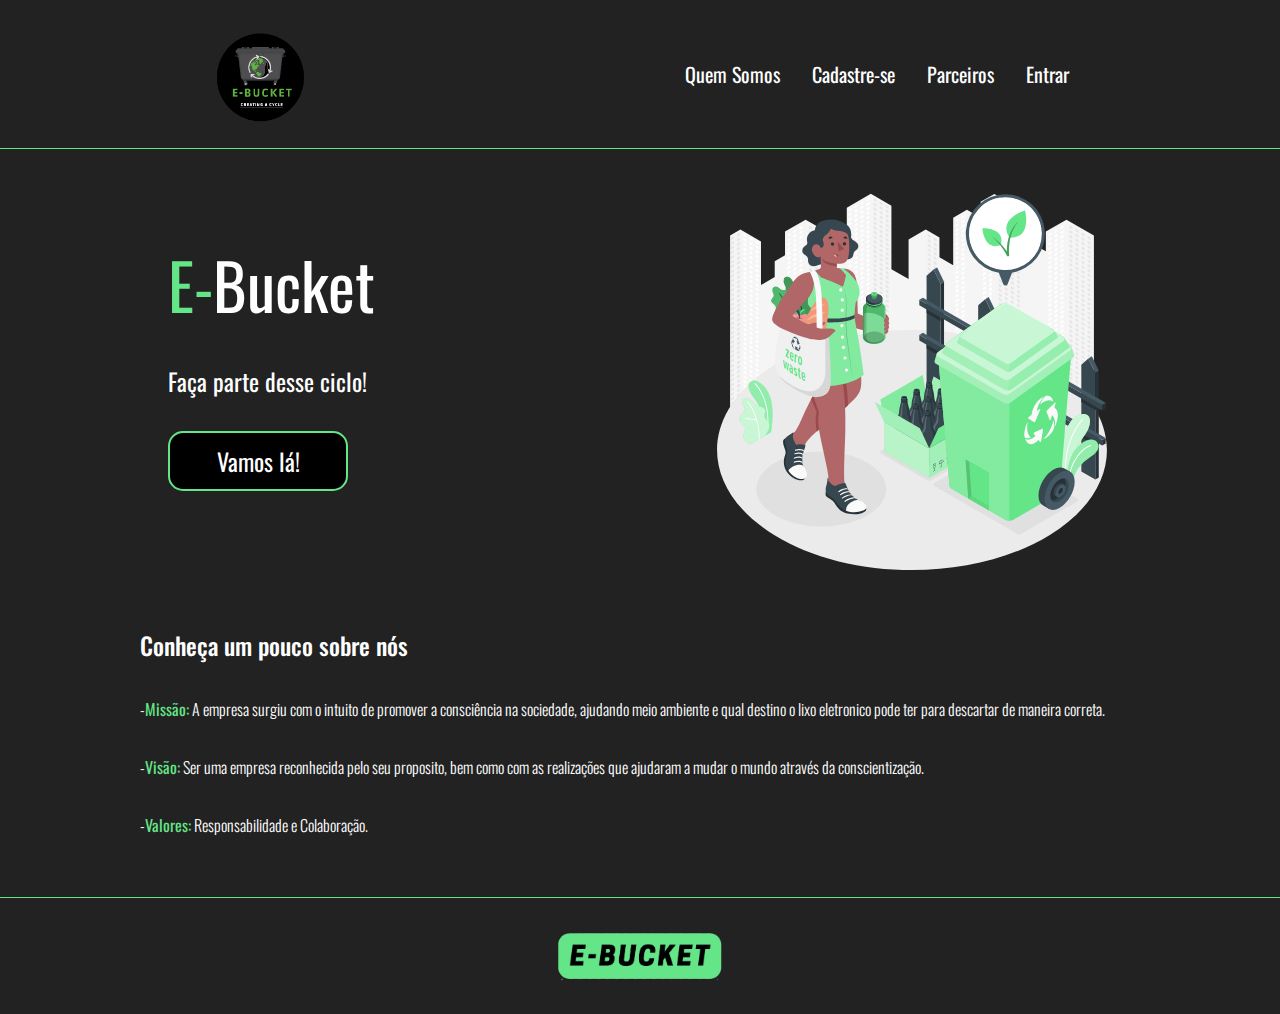
<file: index.html>
<!DOCTYPE html>
<html lang="pt-BR">

<head>
    <meta charset="UTF-8">
    <meta http-equiv="X-UA-Compatible" content="IE=edge">
    <meta name="viewport" content="width=device-width, initial-scale=1.0">
    <title>E-Bucket</title>
    <link rel="stylesheet" href="./css/style-index.css">
    <link rel="stylesheet" href="./css/home.css">
</head>

<body>
    <header class="header">
        <img class="img_header" src="./images/logo-circulo.png" alt="logo da empresa">
        <nav class="menu">
            <a class="menu_inicio" href="./index.html">Quem Somos</a>
            <a class="menu_inicio" href="./cadastro.html">Cadastre-se</a>
            <a class="menu_inicio" href="./parceiros.html">Parceiros</a>
            <a class="menu_inicio" href="./login.html">Entrar</a>

        </nav>
    </header>

    <main class="conteudo">
        <!-- 1º -->
        <section class="conteudo_principal">
            <div class="conteudo_escrito">
                <h1 class="conteudo_escrito_titulo"> <span>E-</span>Bucket</h1>
                <h2 class="conteudo_escrito_sub">Faça parte desse ciclo!</h2>
                <button class="conteudo_principal_botao"> <a href="./parceiros.html">Vamos lá!</a></button>
            </div>
            <img class="conteudo_principal_img" src=".//images/imginicial.svg" alt="imagem inicio">
        </section>

        <!-- 2º -->
        <section class="conteudo_secundario">
            <h3 class="conteudo_secundario_titulo">Conheça um pouco sobre nós</h3>
            <p class="conteudo_secundario_paragrafo">-<strong>Missão:</strong> A empresa surgiu com o intuito de
                promover a consciência na sociedade, ajudando meio ambiente e qual destino o lixo eletronico pode ter
                para descartar de maneira correta.</p>
            <p class="conteudo_secundario_paragrafo">-<strong>Visão:</strong> Ser uma empresa reconhecida pelo seu
                proposito, bem como com as realizações que ajudaram a mudar o mundo através da conscientização.</p>
            <p class="conteudo_secundario_paragrafo">-<strong>Valores:</strong> Responsabilidade e Colaboração.</p>
        </section>
    </main>

    <footer class="footer">
        <img class="footer_img" src="./images/imgfooter.png" alt="">

    </footer>
</body>
<script src="./javascript/response.js"></script>


</html>
</file>
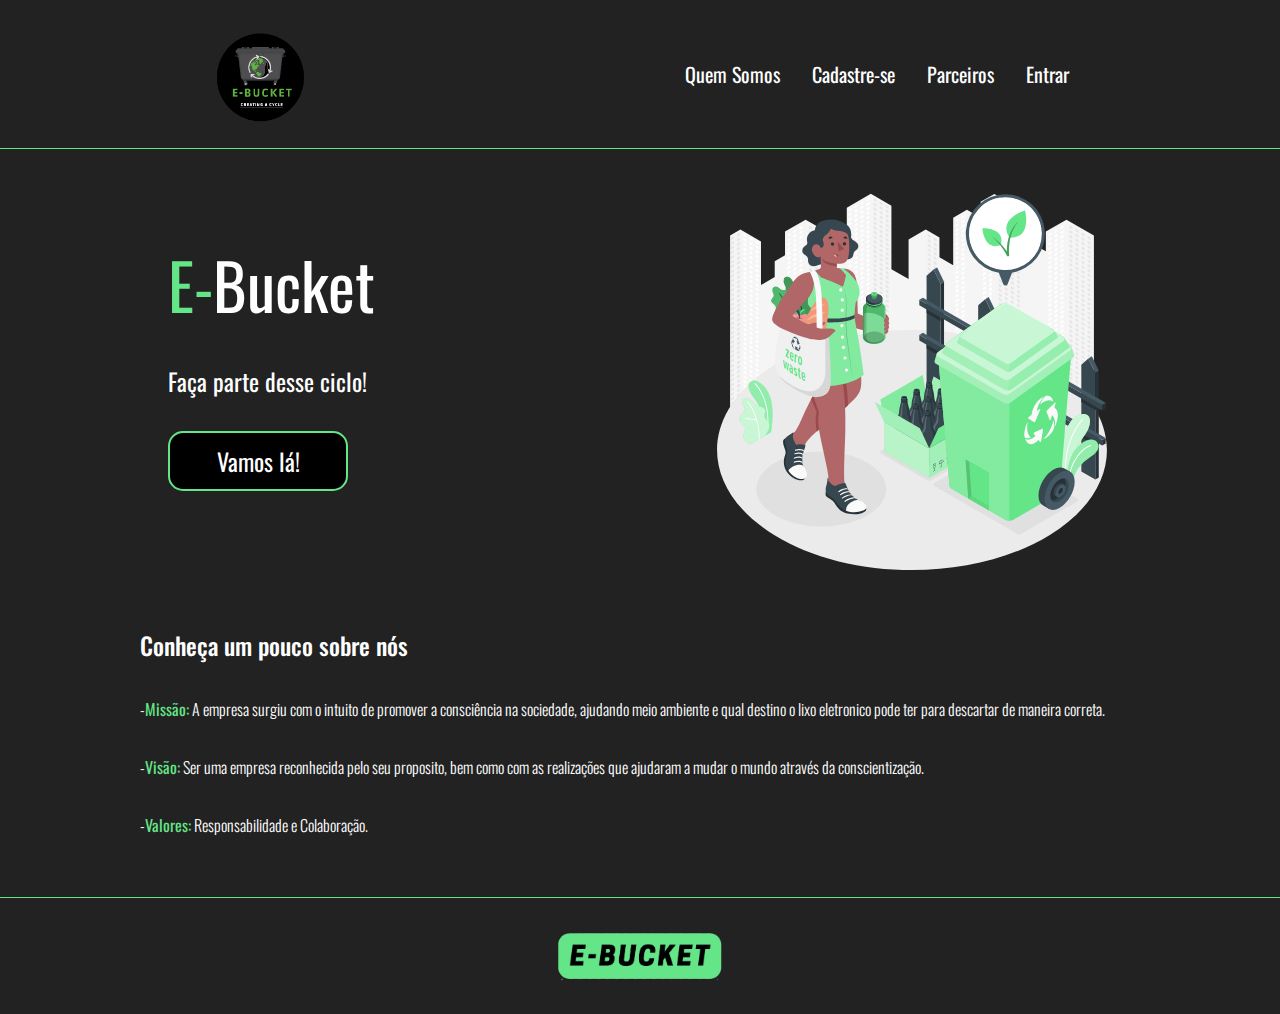
<file: projeto-CSS/index.html>
<!DOCTYPE html>
<html lang="pt-BR">
<head>
    <meta charset="UTF-8">
    <meta http-equiv="X-UA-Compatible" content="IE=edge">
    <meta name="viewport" content="width=device-width, initial-scale=1.0">
    <title>E-Bucket</title>
    <link rel="stylesheet" href="/css/style-index.css">
</head>
<body>
    <header class="header">
        <img class="img_header" src="./images/logo-circulo.png" alt="logo da empresa">
        <nav class="menu">
            <a class="menu_inicio" href="./index.html">Quem Somos</a>
            <a class="menu_inicio" href="./cadastro.html">Cadastre-se</a>
            <a class="menu_inicio" href="./parceiros.html">Parceiros</a>
            <a class="menu_inicio" href="./login.html">Entrar</a>
        
        </nav>
    </header>

    <main class="conteudo">
        <!-- 1º -->
        <section class="conteudo_principal">
            <div class="conteudo_escrito">
                <h1 class="conteudo_escrito_titulo"> <span>E-</span>Bucket</h1>
                <h2 class="conteudo_escrito_sub">Faça parte desse ciclo!</h2>
                <button class="conteudo_principal_botao"> <a href="./parceiros.html">Vamos lá!</a></button>
            </div>
            <img class="conteudo_principal_img" src=".//images/imginicial.svg" alt="imagem inicio">
        </section>

        <!-- 2º -->
        <section class="conteudo_secundario">
            <h3 class="conteudo_secundario_titulo">Conheça um pouco sobre nós</h3>
            <p class="conteudo_secundario_paragrafo">-<strong>Missão:</strong> A empresa surgiu com o intuito de promover a consciência na sociedade, ajudando meio ambiente e qual destino o lixo eletronico pode ter para descartar de maneira correta.</p>
            <p class="conteudo_secundario_paragrafo">-<strong>Visão:</strong> Ser uma empresa reconhecida pelo seu proposito, bem como com as realizações que ajudaram a mudar o mundo através da conscientização.</p>
            <p class="conteudo_secundario_paragrafo">-<strong>Valores:</strong> Responsabilidade e Colaboração.</p>
        </section>
    </main>

    <footer class="footer">
        <img class="footer_img" src="./images/imgfooter.png" alt="">
    </footer>
</body>
</html>
</file>
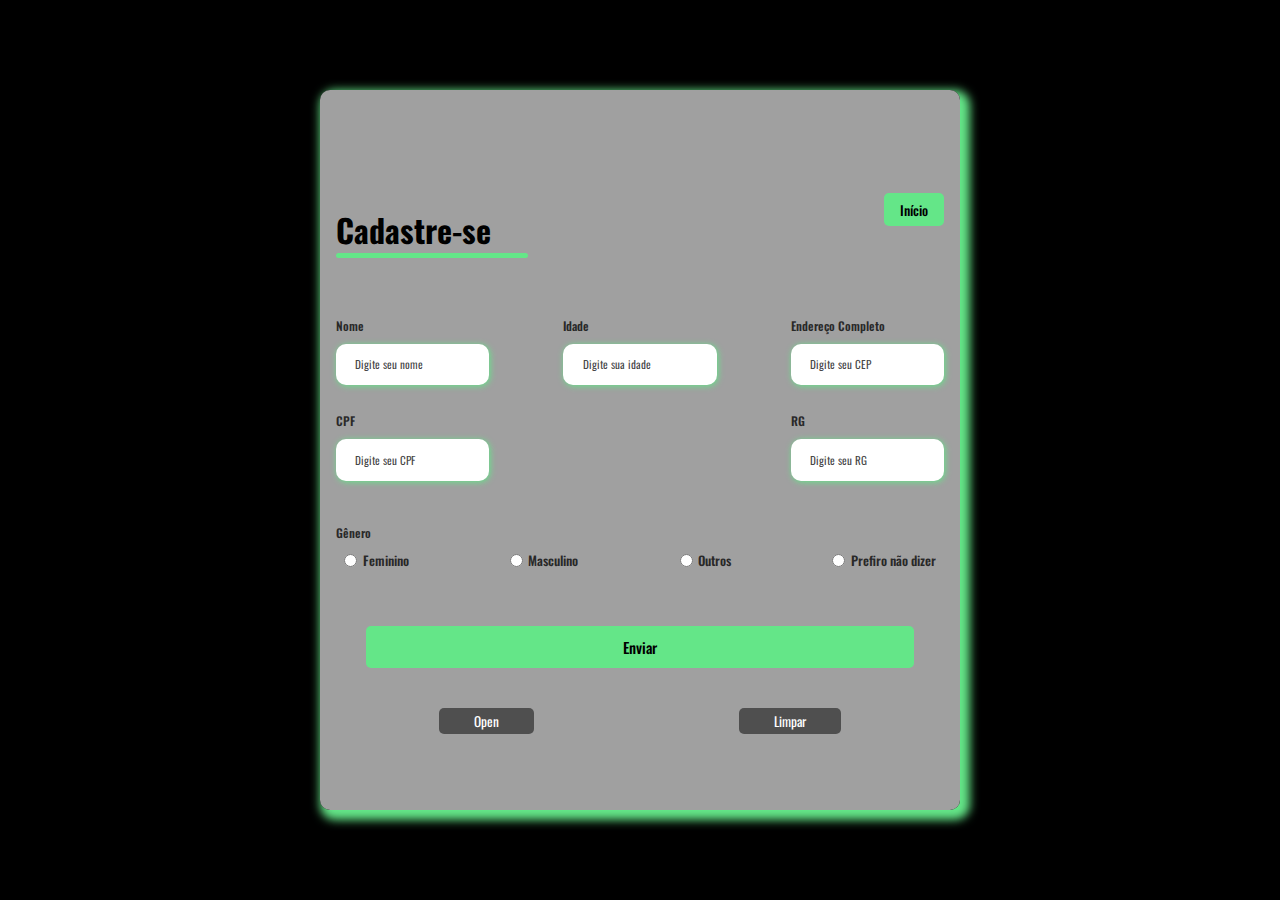
<file: cadastro.html>
<!DOCTYPE html>
<html lang="pt-br">

<head>
    <meta charset="UTF-8">
    <meta http-equiv="X-UA-Compatible" content="IE=edge">
    <meta name="viewport" content="width=device-width, initial-scale=1.0">
    <link rel="stylesheet" href="./css/style2.css">
    <title>Formulário</title>
</head>
<script>
    // mascara para inputs especificos
    function mascara_cpf() {
        var cpf = document.getElementById('cpf')
        if (cpf.value.length == 3 || cpf.value.length == 7) {
            cpf.value += "."
        } else if (cpf.value.length == 11) {
            cpf.value += "-"
        }
    }

    function mascara_cep() {
        var endereço = document.getElementById('endereço')
        if (endereço.value.length == 5) {
            endereço.value += "-"
        }
    }

    function mascara_rg() {
        var rg = document.getElementById('rg')
        if (rg.value.length == 2 || rg.value.length == 6) {
            rg.value += "."
        } else if (rg.value.length == 10) {
            rg.value += "-"
        }
    }



//         // função reset 
//         function resetForm(){
//    document.getElementById("myForm").reset();
//  } 
</script>

<body>

    <!-- início do formulário -->
    <div class="container">
        <div class="form">


            <!-- começo do form  -->
            <form id="myForm" name="form">
                <div class="form-header">
                    <div class="title">
                        <h1>Cadastre-se</h1>
                    </div>
                    <div class="login-button">
                        <button><a href="./index.html">Início</a></button>
                    </div>
                </div>

                <!-- formulário de cadastro  -->
                <!-- Nome  -->
                <div class="input-group">
                    <div class="input-box">
                        <label for="name">Nome</label>
                        <input type="text" id="name" class="name" name="name" placeholder="Digite seu nome">
                    </div>

                    <!-- Idade  -->
                    <div class="input-box">
                        <label for="idade">Idade</label>
                        <input type="text" id="idade" class="idade" name="idade" placeholder="Digite sua idade">
                    </div>

                    <!-- Endereço  -->
                    <div class="input-box">
                        <label for="endereço">Endereço Completo</label>
                        <input id="endereço" type="endereço" class="endereço" name="endereço" maxlength="9"
                            onkeyup="mascara_cep()" placeholder="Digite seu CEP">
                    </div>

                    <!-- CPF  -->
                    <div class="input-box">
                        <label for="cpf1">CPF</label>
                        <input type="text" id="cpf" class="cpf" placeholder="Digite seu CPF" maxlength="14"
                            onkeyup="mascara_cpf()">
                    </div>

                    <!-- RG -->
                    <div class="input-box">
                        <label for="rg">RG</label>
                        <input type="text" id="rg" class="rg" name="rg" maxlength="12" placeholder="Digite seu RG"
                            onkeyup="mascara_rg()">
                    </div>

                    <!-- campo não será usado nesse formulário  -->
                    <!-- <div class="input-box">
                        <label for="confirmPassword">Confirme sua Senha</label>
                        <input id="confirmPassword" type="password" name="confirmPassword" placeholder="Digite sua senha novamente" required>
                    </div> -->

                </div>

                <!-- input de genero -->
                <div class="genero-inputs">
                    <div class="genero-title">
                        <h6>Gênero</h6>
                    </div>

                    <div class="genero-group">
                        <div class="genero-input">
                            <input id="female" type="radio" name="genero" required>
                            <label for="female">Feminino</label>
                        </div>

                        <div class="genero-input">
                            <input id="male" type="radio" name="genero">
                            <label for="male">Masculino</label>
                        </div>

                        <div class="genero-input">
                            <input id="others" type="radio" name="genero">
                            <label for="others">Outros</label>
                        </div>

                        <div class="genero-input">
                            <input id="none" type="radio" name="genero">
                            <label for="none">Prefiro não dizer</label>
                        </div>
                    </div>
                </div>

                <!-- botão de cadastro -->
                <div class="continue-button">
                    <input id="btn-1" type="submit" value="Enviar">
                </div>

                <!-- ultimos botões do exercicios -->
                <div class="form-header-footer">
                    <div class="footer-button">
                        <input id="open" type="button" name="open" value="Open" onclick="windowOpen()">
                    </div>

                    <div class="footer-button2">
                        <input id="limpar" type="button" name="limpar" value="Limpar" onclick="limparForm();">
                    </div>

                </div>
            </form>
        </div>
    </div>



    <script src="./javascript/validação.js"></script>
    <script src="./javascript/cpf.js"></script>
    <script src="./javascript/reset.js"></script>
    <!-- <script src="/javascript/submit.js"></script> -->
    <script src="./javascript/window.js"></script>

</body>

</html>
</file>
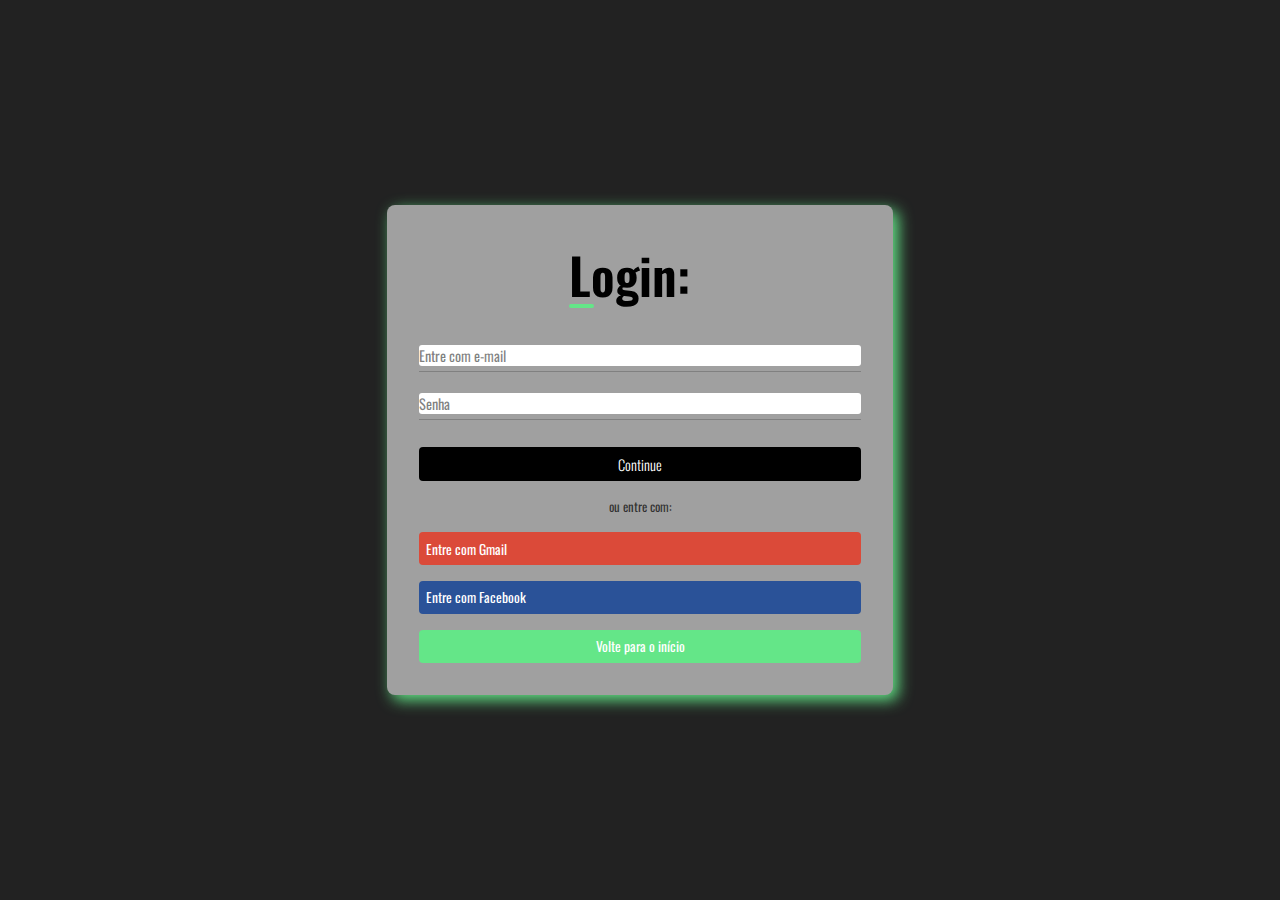
<file: login.html>
<!DOCTYPE html>
<html lang="pt-br">

<head>
    <meta charset="UTF-8">
    <meta name="viewport" content="width=device-width, initial-scale=1.0">
    <title>Página de Login</title>
    <link rel="stylesheet" href="./css/style4.css">
</head>

<body>
    <!-- inputs principais -->
    <main class="container">
        <h2>Login: </h2>
        <form action="">
            <div class="input-field">
                <input type="email" name="email" id="email" placeholder="Entre com e-mail">
                <div class="underline"></div>
            </div>
            <div class="input-field">
                <input type="password" name="password" id="password" placeholder="Senha">
                <div class="underline"></div>
            </div>

            <input type="submit" value="Continue">
        </form>

        <!-- login com redes sociais  -->
        <div class="footer">
            <span>ou entre com:</span>
            <div class="social-fields">
                <div class="social-field google">
                    <a href="#">
                        Entre com Gmail
                    </a>
                </div>
                <div class="social-field facebook">
                    <a href="#">
                        Entre com Facebook
                    </a>
                </div>
                <div class="social-field inicio-btn">
                    <a href="./index.html">
                        Volte para o início
                    </a>
                </div>
            </div>
        </div>
    </main>
</body>

</html>
</file>
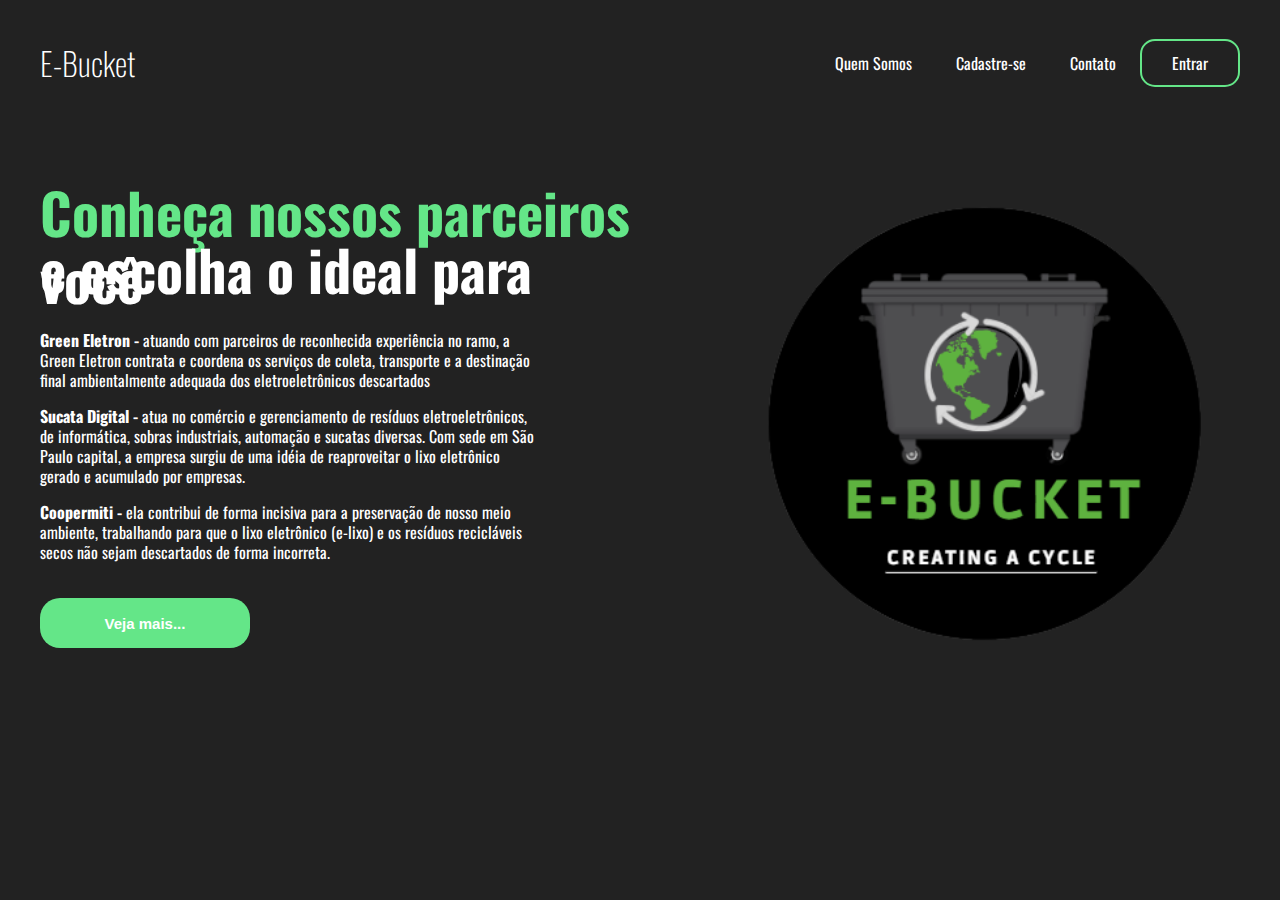
<file: parceiros.html>
<!DOCTYPE html>
<html lang="en">

<head>
    <meta charset="UTF-8">
    <meta http-equiv="X-UA-Compatible" content="IE=edge">
    <meta name="viewport" content="width=device-width, initial-scale=1.0">
    <link rel="stylesheet" href="./css/style3.css">
    <title>Parceiros - E-Bucket</title>
</head>

<body>
    <header>
        <div id="title">
            <h1>E-Bucket</h1>
        </div>

        <ul>
            <a href="./index.html">
                <li>Quem Somos</li>
            </a>
            <a href="./cadastro.html">
                <li>Cadastre-se</li>
            </a>
            <a href="#">
                <li>Contato</li>
            </a>
            <a href="./login.html" id="entrar-btn">
                <li>Entrar</li>
            </a>
        </ul>
    </header>

    <main>
        <aside>
            <h2><span>Conheça nossos parceiros</span></h2>
            <h2>e escolha o ideal para você</h2>
            <p>
                <a href="https://greeneletron.org.br" target="_blank"><strong> Green Eletron -</strong></a> atuando com
                parceiros de reconhecida experiência no ramo, a Green Eletron contrata e coordena os serviços de coleta,
                transporte e a destinação final ambientalmente adequada dos eletroeletrônicos descartados
            </p>
            <p> <a href="https://sucatadigital.com.br/" target="_blank"><strong>Sucata Digital -</strong></a>
                atua no comércio e gerenciamento de resíduos eletroeletrônicos, de informática, sobras industriais,
                automação e sucatas diversas. Com sede em São Paulo capital, a empresa surgiu de uma idéia de
                reaproveitar o lixo eletrônico gerado e acumulado por empresas.
            </p>
            <p>
                <a href="https://coopermiti.com.br/" target="_blank"><strong>Coopermiti - </strong></a> ela contribui de
                forma incisiva para a preservação de nosso meio ambiente, trabalhando para que o lixo eletrônico
                (e-lixo) e os resíduos recicláveis secos não sejam descartados de forma incorreta.
            </p>
            <form>
                <input type="submit" value="Veja mais...">
            </form>
        </aside>

        <article>
            <img src="./images/logo-circulo.png" alt="">
        </article>
    </main>

</body>

</html>
</file>
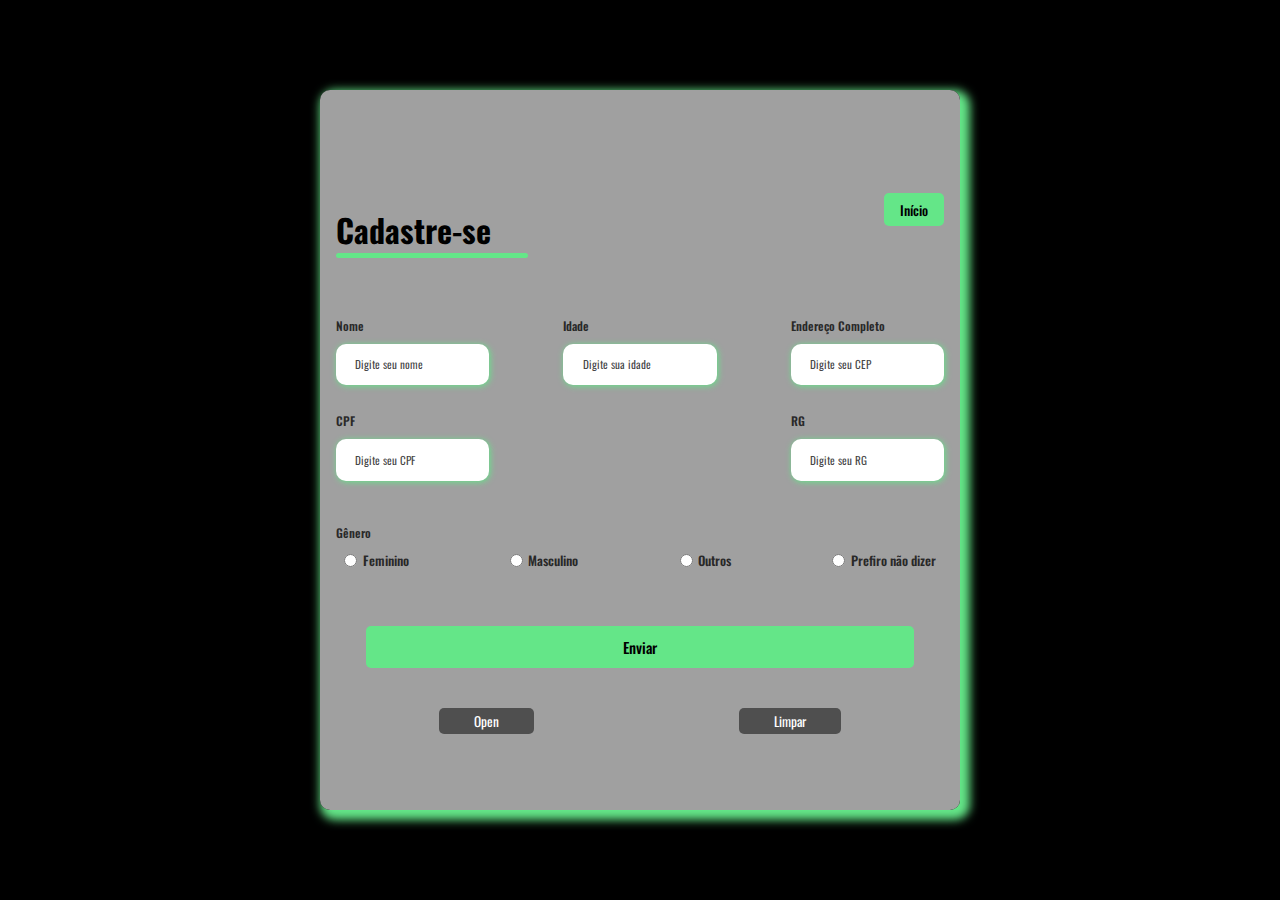
<file: projeto-CSS/cadastro.html>
<!DOCTYPE html>
<html lang="pt-br">

<head>
    <meta charset="UTF-8">
    <meta http-equiv="X-UA-Compatible" content="IE=edge">
    <meta name="viewport" content="width=device-width, initial-scale=1.0">
    <link rel="stylesheet" href="./css/style2.css">
    <title>Formulário</title>
</head>
    <script>
        // mascara para inputs especificos
        function mascara_cpf(){
            var cpf = document.getElementById('cpf')
            if(cpf.value.length == 3 || cpf.value.length == 7){
                cpf.value += "."
            }else if (cpf.value.length == 11) {
                cpf.value += "-"
            }
        }

        function mascara_cep(){
        var endereço = document.getElementById('endereço')
        if(endereço.value.length == 5){
        endereço.value += "-"
        }
}

        function mascara_rg(){
        var rg = document.getElementById('rg')
        if(rg.value.length == 2 || rg.value.length == 6){
        rg.value += "."
        }else if (rg.value.length == 10) {
        rg.value += "-"
        }
}



//         // função reset 
//         function resetForm(){
//    document.getElementById("myForm").reset();
//  } 
    </script>
    
<body>

    <!-- início do formulário -->
    <div class="container">
        <div class="form">

            
            <!-- começo do form  -->
            <form id="myForm" name="form">
                <div class="form-header">
                    <div class="title">
                        <h1>Cadastre-se</h1>
                    </div>  
                    <div class="login-button">
                        <button><a href="./index.html">Início</a></button>
                    </div>
                </div>

                <!-- formulário de cadastro  -->
                <!-- Nome  -->
                <div class="input-group">
                    <div class="input-box">
                        <label for="name">Nome</label>
                        <input type="text" id="name" class="name" name="name" placeholder="Digite seu nome">
                    </div>

                    <!-- Idade  -->
                    <div class="input-box">
                        <label for="idade">Idade</label>
                        <input type="text" id="idade" class="idade" name="idade" placeholder="Digite sua idade">
                    </div>

                    <!-- Endereço  -->
                    <div class="input-box">
                        <label for="endereço">Endereço Completo</label>
                        <input id="endereço" type="endereço" class="endereço" name="endereço" maxlength="9" onkeyup="mascara_cep()" placeholder="Digite seu CEP" >
                    </div>

                    <!-- CPF  -->
                    <div class="input-box">
                        <label for="cpf1">CPF</label>
                        <input type="text" id="cpf" class="cpf" placeholder="Digite seu CPF" maxlength="14" onkeyup="mascara_cpf()" >
                    </div>

                    <!-- RG -->
                    <div class="input-box">
                        <label for="rg">RG</label>
                        <input type="text" id="rg" class="rg" name="rg" maxlength="12" placeholder="Digite seu RG" onkeyup="mascara_rg()" >
                    </div>

                    <!-- campo não será usado nesse formulário  -->
                    <!-- <div class="input-box">
                        <label for="confirmPassword">Confirme sua Senha</label>
                        <input id="confirmPassword" type="password" name="confirmPassword" placeholder="Digite sua senha novamente" required>
                    </div> -->

                </div>

                 <!-- input de genero -->
                <div class="genero-inputs">
                    <div class="genero-title">
                        <h6>Gênero</h6>
                    </div>

                    <div class="genero-group">
                        <div class="genero-input">
                            <input id="female" type="radio" name="genero" required>
                            <label for="female">Feminino</label>
                        </div>

                        <div class="genero-input">
                            <input id="male" type="radio" name="genero">
                            <label for="male">Masculino</label>
                        </div>

                        <div class="genero-input">
                            <input id="others" type="radio" name="genero">
                            <label for="others">Outros</label>
                        </div>

                        <div class="genero-input">
                            <input id="none" type="radio" name="genero">
                            <label for="none">Prefiro não dizer</label>
                        </div>
                    </div>
                </div>

                <!-- botão de cadastro -->
                <div class="continue-button">
                    <input id="btn-1" type="submit" value="Enviar">
                </div>

                    <!-- ultimos botões do exercicios -->
                <div class="form-header-footer">
                    <div class="footer-button">
                        <input id="open" type="button" name="open" value="Open" onclick="windowOpen()">
                    </div>

                    <div class="footer-button2">
                        <input id="limpar" type="button" name="limpar" value="Limpar" onclick="limparForm();">
                    </div>
                    
                </div>
            </form>
        </div>
    </div>


    
    <script src="/javascript/validação.js"></script>
    <script src="/javascript/cpf.js"></script>
    <script src="/javascript/reset.js"></script>
    <!-- <script src="/javascript/submit.js"></script> -->
    <script src="/javascript/window.js"></script>
    
</body>
</html>
</file>
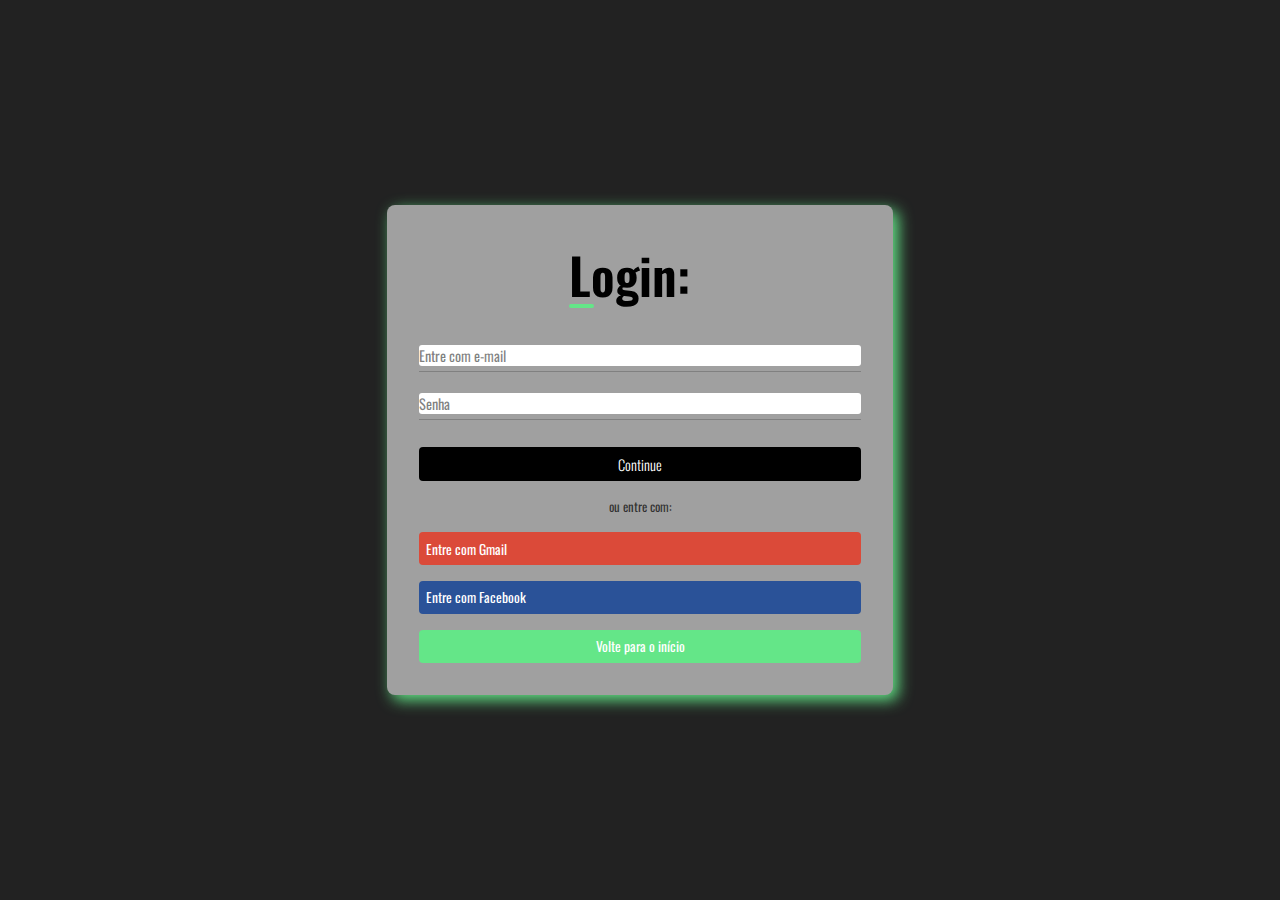
<file: projeto-CSS/login.html>
<!DOCTYPE html>
<html lang="pt-br">
<head>
    <meta charset="UTF-8">
    <meta name="viewport" content="width=device-width, initial-scale=1.0">
    <title>Página de Login</title>
    <link rel="stylesheet" href="/css/style4.css">
</head>
<body>
    <!-- inputs principais -->
    <main class="container">
        <h2>Login: </h2>
        <form action="">
            <div class="input-field">
                <input type="email" name="email" id="email"
                    placeholder="Entre com e-mail">
                <div class="underline"></div>
            </div>
            <div class="input-field">
                <input type="password" name="password" id="password"
                    placeholder="Senha">
                <div class="underline"></div>
            </div>

            <input type="submit" value="Continue">
        </form>

        <!-- login com redes sociais  -->
        <div class="footer">
            <span>ou entre com:</span>
            <div class="social-fields">
                <div class="social-field google">
                    <a href="#">
                        Entre com Gmail
                    </a>
                </div>
                <div class="social-field facebook">
                    <a href="#">
                        Entre com Facebook
                    </a>
                </div>
                <div class="social-field inicio-btn">
                    <a href="./index.html">
                        Volte para o início
                    </a>
                </div>
            </div>
        </div>
    </main>
</body>
</html>
</file>
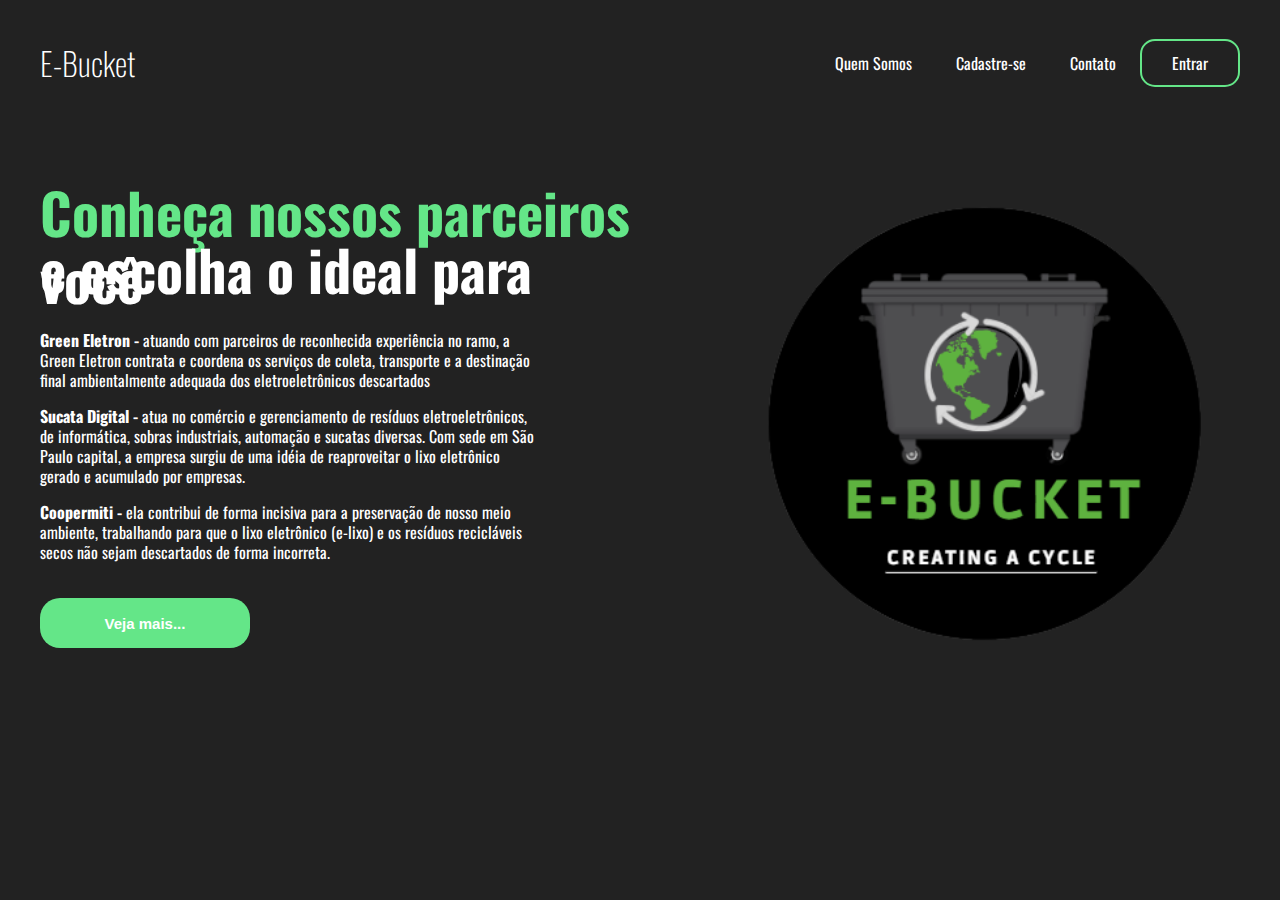
<file: projeto-CSS/parceiros.html>
<!DOCTYPE html>
<html lang="en">
<head>
    <meta charset="UTF-8">
    <meta http-equiv="X-UA-Compatible" content="IE=edge">
    <meta name="viewport" content="width=device-width, initial-scale=1.0">
    <link rel="stylesheet" href="/css/style3.css">
    <title>Parceiros - E-Bucket</title>
</head>
<body>
    <header>
        <div id="title">
            <h1>E-Bucket</h1>
        </div>

        <ul>
            <a href="./index.html"><li>Quem Somos</li></a>
            <a href="./cadastro.html"><li>Cadastre-se</li></a>
            <a href="#"><li>Contato</li></a>
            <a href="./login.html" id="entrar-btn"><li>Entrar</li></a>
        </ul>
    </header>

    <main>
        <aside>
            <h2><span>Conheça nossos parceiros</span></h2>
            <h2>e escolha o ideal para você</h2>
            <p>
               <a href="https://greeneletron.org.br" target="_blank"><strong> Green Eletron -</strong></a> atuando com parceiros de reconhecida experiência no ramo, a Green Eletron contrata e coordena os serviços de coleta, transporte e a destinação final ambientalmente adequada dos eletroeletrônicos descartados
            </p>
            <p> <a href="https://sucatadigital.com.br/" target="_blank"><strong>Sucata Digital -</strong></a>
                atua no comércio e gerenciamento de resíduos eletroeletrônicos, de informática, sobras industriais, automação e sucatas diversas. Com sede em São Paulo capital, a empresa surgiu de uma idéia de reaproveitar o lixo eletrônico gerado e acumulado por empresas.
            </p>
            <p>
               <a href="https://coopermiti.com.br/" target="_blank"><strong>Coopermiti - </strong></a> ela contribui de forma incisiva para a preservação de nosso meio ambiente, trabalhando para que o lixo eletrônico (e-lixo) e os resíduos recicláveis secos não sejam descartados de forma incorreta.
            </p>
            <form>
                <input type="submit" value="Veja mais...">
            </form>
        </aside>

        <article>
            <img src="./images/logo-circulo.png" alt="">
        </article>
    </main>
    
</body>
</html>
</file>
<file: css/style-index.css>
@import url('https://fonts.googleapis.com/css2?family=Oswald:wght@300;400&display=swap');

* {
    margin: 0;
    padding: 0;
    box-sizing: border-box;
    text-decoration: none;
}

body {
    font-size: 100%;
    background-color: rgb(34, 34, 34);
    color: white;
}

/* cabeçalho */
.header {
    display: flex;
    flex-direction: row;
    align-items: center;
    justify-content: space-around;
    padding: 24px;
}

.img_header {
    height: 100px;
}

.menu {
    display: flex;
    gap: 32px;
}

.menu_inicio {
    font-family: 'Oswald', sans-serif;
    font-weight: 400;
    font-size: 20px;
    color: white;
}

.menu_inicio:hover {
    color: #64E688;
    transition: 0.3s all
}

/* main - section 1 */
.conteudo {
    border-top: 0.4px solid #64E688;
    margin-bottom: 48px;
}

.conteudo_principal {
    display: flex;
    flex-direction: row;
    align-items: center;
    justify-content: space-around;
}

.conteudo_escrito {
    display: flex;
    flex-direction: column;
    gap: 32px;
}

.conteudo_escrito_titulo {
    font-family: 'Oswald', sans-serif;
    font-weight: 400;
    font-size: 64px;
}

span {
    color: #64E688;
}

.conteudo_escrito_sub {
    font-family: 'Oswald', sans-serif;
    font-weight: 400;
    font-size: 24px;

}

.conteudo_principal_botao {
    background-color: #000;
    width: 180px;
    height: 60px;
    border-radius: 20px;
    font-family: 'Oswald', sans-serif;
    font-weight: 400;
    font-size: 24px;
    color: #fff;
    border: 2px solid #64E688;
    padding: 10px;
    border-radius: 15px;
}

.conteudo_principal_botao:hover {
    background-color: #64E688;
}

strong {
    color: #64E688;
}

a {
    color: white;
    text-decoration: none;
}

a:hover {
    transition: 0.1s all;
}

.conteudo_principal_img {
    height: 400px;
    margin-top: 30px;
}

/* section 2 */
.conteudo_secundario {
    display: flex;
    flex-direction: column;
    align-items: left;
    gap: 22px;
    margin-top: 48px;
    margin-left: 140px;
}

.conteudo_secundario_titulo {
    font-family: 'Oswald', sans-serif;
    font-weight: 500;
    font-size: 24px;
    margin-bottom: 12px;
    color: white;
}

.conteudo_secundario_paragrafo {
    font-family: 'Oswald', sans-serif;
    font-weight: 300;
    font-size: 16px;
    margin-bottom: 12px;
    color: white;
}

.footer {
    padding: 32px;
    border-top: 0.4px solid #64E688;
}

.footer_img {
    height: 52px;
    display: block;
    margin: 0 auto;
}


@media screen and (max-width: 760px) {

    header {
        flex-direction: column;
    }

    main {
        flex-direction: column;
    }

    .conteudo_secundario {
        margin-left: 4px;
    }

    h2 {
        font-size: 30px;
    }

    button {
        align-self: center;
    }

    img {
        display: none;
    }
}
</file>
<file: css/home.css>
html {
    scroll-behavior: smooth;
    font-family: Helvetica, sans-serif, Arial;
}

body {
    margin: 0 auto;
    background-color: #222;
}
</file>
<file: css/style2.css>
/* --------------CSS DO CADASTRO------------------ */

@import url('https://fonts.googleapis.com/css2?family=Oswald:wght@300;400&display=swap');

* {
    padding: 0;
    margin: 0;
    box-sizing: border-box;
    font-family: 'Oswald', sans-serif;
}

body {
    width: 100%;
    height: 100vh;
    display: flex;
    justify-content: center;
    align-items: center;
    background: #000;
}

/* cadastro */
.container {
    width: 80%;
    height: 80vh;
    display: flex;
    box-shadow: 5px 5px 10px 5px #64E688;
    border-radius: 10px;
}

.form {
    width: 50%;
    display: flex;
    flex-direction: column;
    justify-content: center;
    align-items: center;
    background-color: #a0a0a0;
    padding: 1rem;
    border-radius: 10px;
}

.title {
    color: #000;
    margin-top: 40px;
}

.form-header {
    margin-bottom: 3rem;
    display: flex;
    justify-content: space-between;
}

.login-button {
    display: flex;
    align-items: center;
}

.login-button button {
    border: none;
    background-color: #64E688;
    padding: 0.4rem 1rem;
    border-radius: 5px;
    cursor: pointer;

}

.login-button button:hover {
    background-color: #64E688;
}

.login-button button a {
    text-decoration: none;
    font-weight: 500;
    color: #000;
}

.form-header h1::after {
    content: '';
    display: block;
    width: 12rem;
    height: 0.3rem;
    background-color: #64E688;
    margin: 0 auto;
    position: absolute;
    border-radius: 10px;
}

.input-group {
    display: flex;
    flex-wrap: wrap;
    justify-content: space-between;
    padding: 1rem 0;

}

.input-box {
    display: flex;
    flex-direction: column;
    margin-bottom: 1.1rem;
}

.input-box input {
    margin: 0.6rem 0;
    padding: 0.8rem 1.2rem;
    border: none;
    border-radius: 10px;
    box-shadow: 1px 1px 6px #64E688;
    font-size: 0.7rem;
}

.input-box input:hover {
    background-color: #fff;
}

.input-box input:focus-visible {
    outline: 1px solid #64E688;
}

.input-box label,
.genero-title h6 {
    font-size: 0.75rem;
    font-weight: 600;
    color: #000000c0;
}

.input-box input::placeholder {
    color: #000000be;
}

.genero-group {
    display: flex;
    justify-content: space-between;
    margin-top: 0.62rem;
    padding: 0 .5rem;
}

.genero-input {
    display: flex;
    align-items: center;
}

.genero-input input {
    margin-right: 0.35rem;
}

.genero-input label {
    font-size: 0.81rem;
    font-weight: 600;
    color: #000000c0;
}

.continue-button input {
    width: 90%;
    margin-top: 3.5rem;
    margin-left: 1.9rem;
    border: none;
    background-color: #64E688;
    padding: 0.62rem;
    border-radius: 5px;
    cursor: pointer;
    text-decoration: none;
    font-size: 0.93rem;
    font-weight: 500;
    color: #000;
}

/* não será usado nesse formulário neste momento */
/* .continue-button button:hover {
    background-color: #64E688;
} */

/* .continue-button button a {
    text-decoration: none;
    font-size: 0.93rem;
    font-weight: 500;
    color: #000;
} */

.form-header-footer {
    display: flex;
    justify-content: space-around;
    width: 100%;
    margin-top: 2.5rem;
}

.footer-button {
    display: flex;
    align-items: center;
}

.footer-button input {
    border: none;
    background-color: #4F4F4F;
    padding: 0.2rem 2.2rem;
    border-radius: 5px;
    cursor: pointer;
    color: #FFF;

}

.footer-button2 input {
    border: none;
    background-color: #4F4F4F;
    padding: 0.2rem 2.2rem;
    border-radius: 5px;
    cursor: pointer;
    color: #FFF;

}

.errorInput {
    border: 2px solid rgb(207, 53, 53) !important;
    box-shadow: 1px 1px 6px rgb(207, 53, 53) !important;
}

/* responsivo */
@media screen and (max-width: 1330px) {
    .form-image {
        display: none;
    }

    .container {
        width: 50%;
    }

    .form {
        width: 100%;
    }
}

@media screen and (max-width: 1064px) {
    .container {
        width: 90%;
        height: auto;
    }

    .input-group {
        flex-direction: column;
        z-index: 5;
        padding-right: 5rem;
        max-height: 10rem;
        overflow-y: scroll;
        flex-wrap: nowrap;
    }

    .genero-inputs {
        margin-top: 2rem;
    }

    .genero-group {
        flex-direction: column;
    }

    .genero-title h6 {
        margin: 0;
    }

    .genero-input {
        margin-top: 0.5rem;
    }
}
</file>
<file: css/style4.css>
/* -------------CSS DO PARCEIROS---------------- */

@import url('https://fonts.googleapis.com/css2?family=Oswald:wght@300;400&display=swap');

* {
    margin: 0;
    border: 0;
    padding: 0;
    box-sizing: border-box;
    font-family: 'Oswald', sans-serif;
}

body {
    background-color: rgb(34, 34, 34);
    background-repeat: no-repeat;
    min-height: 100vh;
    min-width: 100vw;
    display: flex;
    align-items: center;
    justify-content: center;
}

/* principal */
.container {
    background: #a0a0a0;
    min-width: 500px;
    min-height: 40vh;
    padding: 2rem;
    box-shadow: 5px 5px 15px #64E688;
    border-radius: 8px;
}

main h2 {
    font-weight: 600;
    font-size: 50px;
    margin-bottom: 2rem;
    margin-left: 150px;
    position: relative;
}

main h2::before {
    content: '';
    position: absolute;
    height: 4px;
    width: 25px;
    bottom: 3px;
    left: 0;
    border-radius: 8px;
    background: #64E688;

}

/* inputs  */
/* form {
    display: flex;
    flex-direction: column;
    border-radius: 10px;
} */

.input-field {
    position: relative;

}

form .input-field:first-child {
    margin-bottom: 1.5rem;

}

.input-field .underline::before {
    content: '';
    position: absolute;
    height: 1px;
    width: 100%;
    bottom: -5px;
    left: 0;
    background: rgba(0, 0, 0, 0.2);

}

.input-field .underline::after {
    content: '';
    position: absolute;
    height: 1px;
    width: 100%;
    bottom: -5px;
    left: 0;
    background: #64E688;
    transform: scaleX(0);
    transition: all .3s ease-in-out;
    transform-origin: left;
}

.input-field input:focus~.underline::after {
    transform: scaleX(1);

}

.input-field input {
    outline: none;
    font-size: 0.9rem;
    color: rgba(0, 0, 0, 0.7);
    width: 100%;
    border-radius: 3px;

}

.input-field input::placeholder {
    color: rgba(0, 0, 0, 0.5);
}

form input[type="submit"] {
    margin-top: 2rem;
    padding: 0.4rem;
    width: 100%;
    background: #000;
    cursor: pointer;
    color: white;
    font-size: 0.9rem;
    font-weight: 300;
    border-radius: 4px;
    transition: all 0.3s ease;
}

form input[type="submit"]:hover {
    letter-spacing: 0.5px;
    background: #64E688;
}

/* redes sociais */
.footer {
    display: flex;
    flex-direction: column;
    margin-top: 1rem;
}

.footer span {
    color: rgba(0, 0, 0, 0.7);
    font-size: 0.8rem;
    text-align: center;
}

.footer .social-field {
    padding: 0.4rem;
    border-radius: 4px;
    font-size: 0.85rem;
    width: 100%;
    cursor: pointer;
    margin-top: 1rem;
}

.footer .social-field a {
    text-decoration: none;
    color: white;
}

.footer .social-field.google {
    background-color: #db4a39;
}

.footer .social-field.facebook {
    background-color: #2a5298;
}

.social-field.inicio-btn {
    background-color: #64E688;
}

.social-field.inicio-btn a {
    margin: 170px;
}
</file>
<file: css/style3.css>
/* -------------CSS DO LOGIN---------------- */

@import url('https://fonts.googleapis.com/css2?family=Oswald:wght@300;400&display=swap');

body {
    background-color: rgb(34, 34, 34);
    color: white;
    font-family: 'Oswald', sans-serif;
    max-width: 1200px;
    margin: 0 auto;
    padding: 15px;
}

header {
    display: flex;
    flex-direction: row;
    justify-content: space-between;
    align-items: center;
}

#title {
    flex-direction: column;
    line-height: 10px;
}

li {
    display: inline-block;
    margin: 20px;
}

a {
    color: white;
    text-decoration: none;
}

a:hover {
    color: #64E688;
    transition: 0.3s all;
}

#entrar-btn {
    border: 2px solid #64E688;
    padding: 10px;
    border-radius: 15px;
}

#entrar-btn:hover {
    background-color: #64E688;
    color: white;
}

h1 {
    font-weight: 200;

}

main {
    display: flex;
    flex-direction: row;
    margin-top: 50px;
}

h2 {
    font-size: 56px;
    line-height: 10px;
    font-family: 'Oswald', sans-serif;
}

span {
    color: #64E688;
}

p {
    line-height: 20px;
    max-width: 500px;
    font-family: 'Oswald', sans-serif;
}

img {
    width: 500px;
    margin-left: 100px;
}

form {
    display: flex;
    flex-direction: column;
    width: 70%;
}

form [type="submit"] {
    height: 50px;
    width: 50%;
    background-color: #64E688;
    color: white;
    font-weight: bold;
}

form [type="submit"]:hover {
    cursor: pointer;
}

input {
    margin-top: 20px;
    height: 20px;
    padding: 15px;
    border-radius: 20px;
    border: none;
    font-size: 15px;
}

/* responsivo */
@media screen and (max-width: 760px) {

    header {
        flex-direction: column;
    }

    main {
        flex-direction: column;
    }

    h2 {
        font-size: 30px;
    }

    form {
        margin: 0 auto;
        width: 100%;
    }

    input {
        align-self: center;
    }

    img {
        display: none;
    }

    ul {
        text-align: center;
    }
}
</file>
<file: projeto-CSS/css/style2.css>
/* --------------CSS DO CADASTRO------------------ */

@import url('https://fonts.googleapis.com/css2?family=Oswald:wght@300;400&display=swap');

* {
    padding: 0;
    margin: 0;
    box-sizing: border-box;
    font-family: 'Oswald', sans-serif;
}

body {
    width: 100%;
    height: 100vh;
    display: flex;
    justify-content: center;
    align-items: center;
    background: #000;
}

/* cadastro */
.container {
    width: 80%;
    height: 80vh;
    display: flex;
    box-shadow: 5px 5px 10px 5px #64E688;
    border-radius: 10px;
}

.form {
    width: 50%;
    display: flex;
    flex-direction: column;
    justify-content: center;
    align-items: center;
    background-color: #a0a0a0;
    padding: 1rem;
    border-radius: 10px;
}

.title{
    color: #000;
    margin-top: 40px;
}

.form-header {
    margin-bottom: 3rem;
    display: flex;
    justify-content: space-between;
}

.login-button {
    display: flex;
    align-items: center;
}

.login-button button {
    border: none;
    background-color: #64E688;
    padding: 0.4rem 1rem;
    border-radius: 5px;
    cursor: pointer;
    
}

.login-button button:hover {
    background-color: #64E688;
}

.login-button button a {
    text-decoration: none;
    font-weight: 500;
    color: #000;
}

.form-header h1::after {
    content: '';
    display: block;
    width: 12rem;
    height: 0.3rem;
    background-color: #64E688;
    margin: 0 auto;
    position: absolute;
    border-radius: 10px;
}

.input-group {
    display: flex;
    flex-wrap: wrap;
    justify-content: space-between;
    padding: 1rem 0;
    
}

.input-box {
    display: flex;
    flex-direction:column;
    margin-bottom: 1.1rem;
}

.input-box input {
    margin: 0.6rem 0;
    padding: 0.8rem 1.2rem;
    border: none;
    border-radius: 10px;
    box-shadow: 1px 1px 6px #64E688;
    font-size: 0.7rem;
}

.input-box input:hover {
    background-color: #fff;
}

.input-box input:focus-visible {
    outline: 1px solid #64E688;
}

.input-box label,
.genero-title h6 {
    font-size: 0.75rem;
    font-weight: 600;
    color: #000000c0;
}

.input-box input::placeholder {
    color: #000000be;
}

.genero-group {
    display: flex;
    justify-content: space-between;
    margin-top: 0.62rem;
    padding: 0 .5rem;
}

.genero-input {
    display: flex;
    align-items: center;
}

.genero-input input {
    margin-right: 0.35rem;
}

.genero-input label {
    font-size: 0.81rem;
    font-weight: 600;
    color: #000000c0;
}

.continue-button input {
    width: 90%;
    margin-top: 3.5rem;
    margin-left: 1.9rem;
    border: none;
    background-color: #64E688;
    padding: 0.62rem;
    border-radius: 5px;
    cursor: pointer;
    text-decoration: none;
    font-size: 0.93rem;
    font-weight: 500;
    color: #000;
}

/* não será usado nesse formulário neste momento */
/* .continue-button button:hover {
    background-color: #64E688;
} */

/* .continue-button button a {
    text-decoration: none;
    font-size: 0.93rem;
    font-weight: 500;
    color: #000;
} */

.form-header-footer{
    display: flex;
    justify-content:space-around;
    width: 100%;
    margin-top: 2.5rem;
}

.footer-button{
    display: flex;
    align-items:center;
}

.footer-button input { 
    border: none;
    background-color: #4F4F4F;
    padding: 0.2rem 2.2rem;
    border-radius: 5px;
    cursor: pointer;
    color: #FFF;
    
}

.footer-button2 input { 
    border: none;
    background-color: #4F4F4F;
    padding: 0.2rem 2.2rem;
    border-radius: 5px;
    cursor: pointer;
    color: #FFF;
    
}

.errorInput {
    border: 2px solid rgb(207, 53, 53) !important;
    box-shadow: 1px 1px 6px rgb(207, 53, 53) !important;
}

/* responsivo */
@media screen and (max-width: 1330px) {
    .form-image {
        display: none;
    }
    .container {
        width: 50%;
    }
    .form {
        width: 100%;
    }
}

@media screen and (max-width: 1064px) {
    .container {
        width: 90%;
        height: auto;
    }
    .input-group {
        flex-direction: column;
        z-index: 5;
        padding-right: 5rem;
        max-height: 10rem;
        overflow-y: scroll;
        flex-wrap: nowrap;
    }
    .genero-inputs {
        margin-top: 2rem;
    }
    .genero-group {
        flex-direction: column;
    }
    .genero-title h6 {
        margin: 0;
    }
    .genero-input {
        margin-top: 0.5rem;
    }
}
</file>
